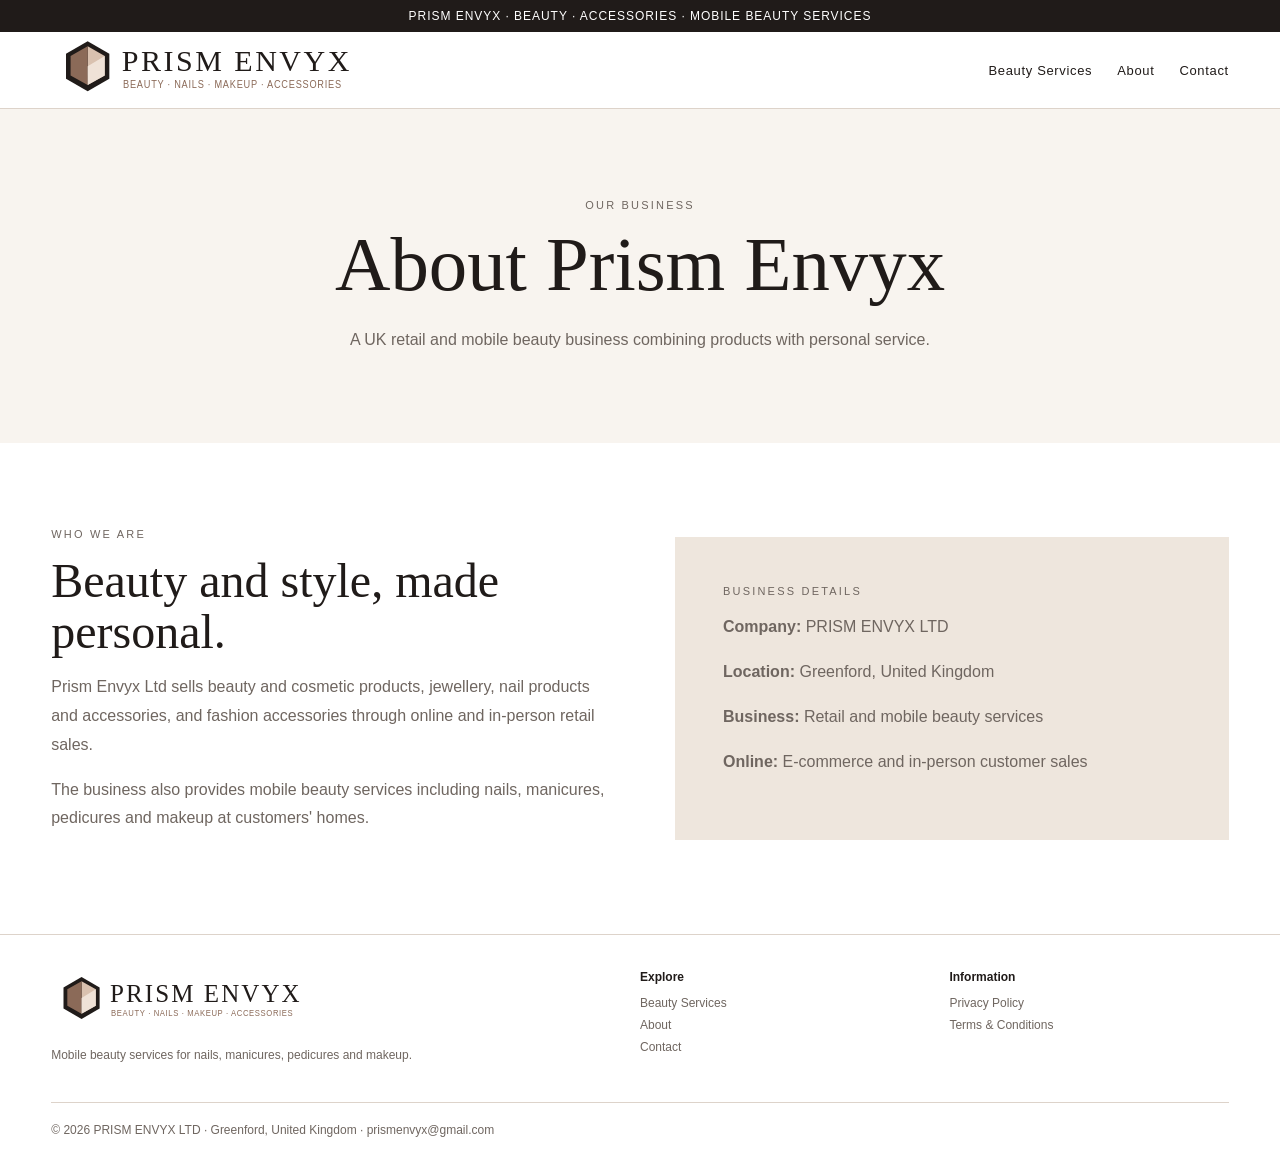
<file: about.html>
<!doctype html><html lang="en"><head><meta charset="utf-8"><meta name="viewport" content="width=device-width,initial-scale=1">
<title>About | Prism Envyx</title><meta name="description" content="Discover Prism Envyx mobile beauty services, including nails, makeup, brows, lashes, facials and body waxing in Greenford and surrounding areas."><link rel="stylesheet" href="assets/style.css?v=20261013-brandfix"><link rel="icon" href="assets/favicon.svg" type="image/svg+xml"></head><body><div class="announcement">PRISM ENVYX · BEAUTY · ACCESSORIES · MOBILE BEAUTY SERVICES</div>
<header><div class="container nav"><a class="brand" href="index.html"><img src="assets/logo-v4.svg" alt="Prism Envyx"></a>
<button class="menu" data-menu aria-label="Open menu">☰</button>
<nav class="navlinks"><a href="services.html">Beauty Services</a><a href="about.html">About</a><a href="contact.html">Contact</a></nav></div></header>
<main><section class="page-hero"><div class="container"><div class="eyebrow">Our business</div><h1 class="serif">About Prism Envyx</h1><p>A UK retail and mobile beauty business combining products with personal service.</p></div></section>
<section><div class="container split"><div><div class="eyebrow">Who we are</div><h2 class="serif">Beauty and style, made personal.</h2><p>Prism Envyx Ltd sells beauty and cosmetic products, jewellery, nail products and accessories, and fashion accessories through online and in-person retail sales.</p><p>The business also provides mobile beauty services including nails, manicures, pedicures and makeup at customers' homes.</p></div><div class="panel"><div class="eyebrow">Business details</div><p><strong>Company:</strong> PRISM ENVYX LTD</p><p><strong>Location:</strong> Greenford, United Kingdom</p><p><strong>Business:</strong> Retail and mobile beauty services</p><p><strong>Online:</strong> E-commerce and in-person customer sales</p></div></div></section></main><footer><div class="container footer-grid">
<div><a class="brand footer-brand" href="index.html"><img src="assets/logo-v4.svg" alt="Prism Envyx"></a><p>Mobile beauty services for nails, manicures, pedicures and makeup.</p></div>
<div><div class="footer-title">Explore</div><div class="footer-links"><a href="services.html">Beauty Services</a><a href="about.html">About</a><a href="contact.html">Contact</a></div></div>
<div><div class="footer-title">Information</div><div class="footer-links"><a href="privacy.html">Privacy Policy</a><a href="terms.html">Terms &amp; Conditions</a></div></div>
</div><div class="container" style="margin-top:28px;padding-top:20px;border-top:1px solid #ddd3ca">© 2026 PRISM ENVYX LTD · Greenford, United Kingdom · <a href="mailto:prismenvyx@gmail.com">prismenvyx@gmail.com</a></div></footer><script src="assets/site.js"></script></body></html>
</file>
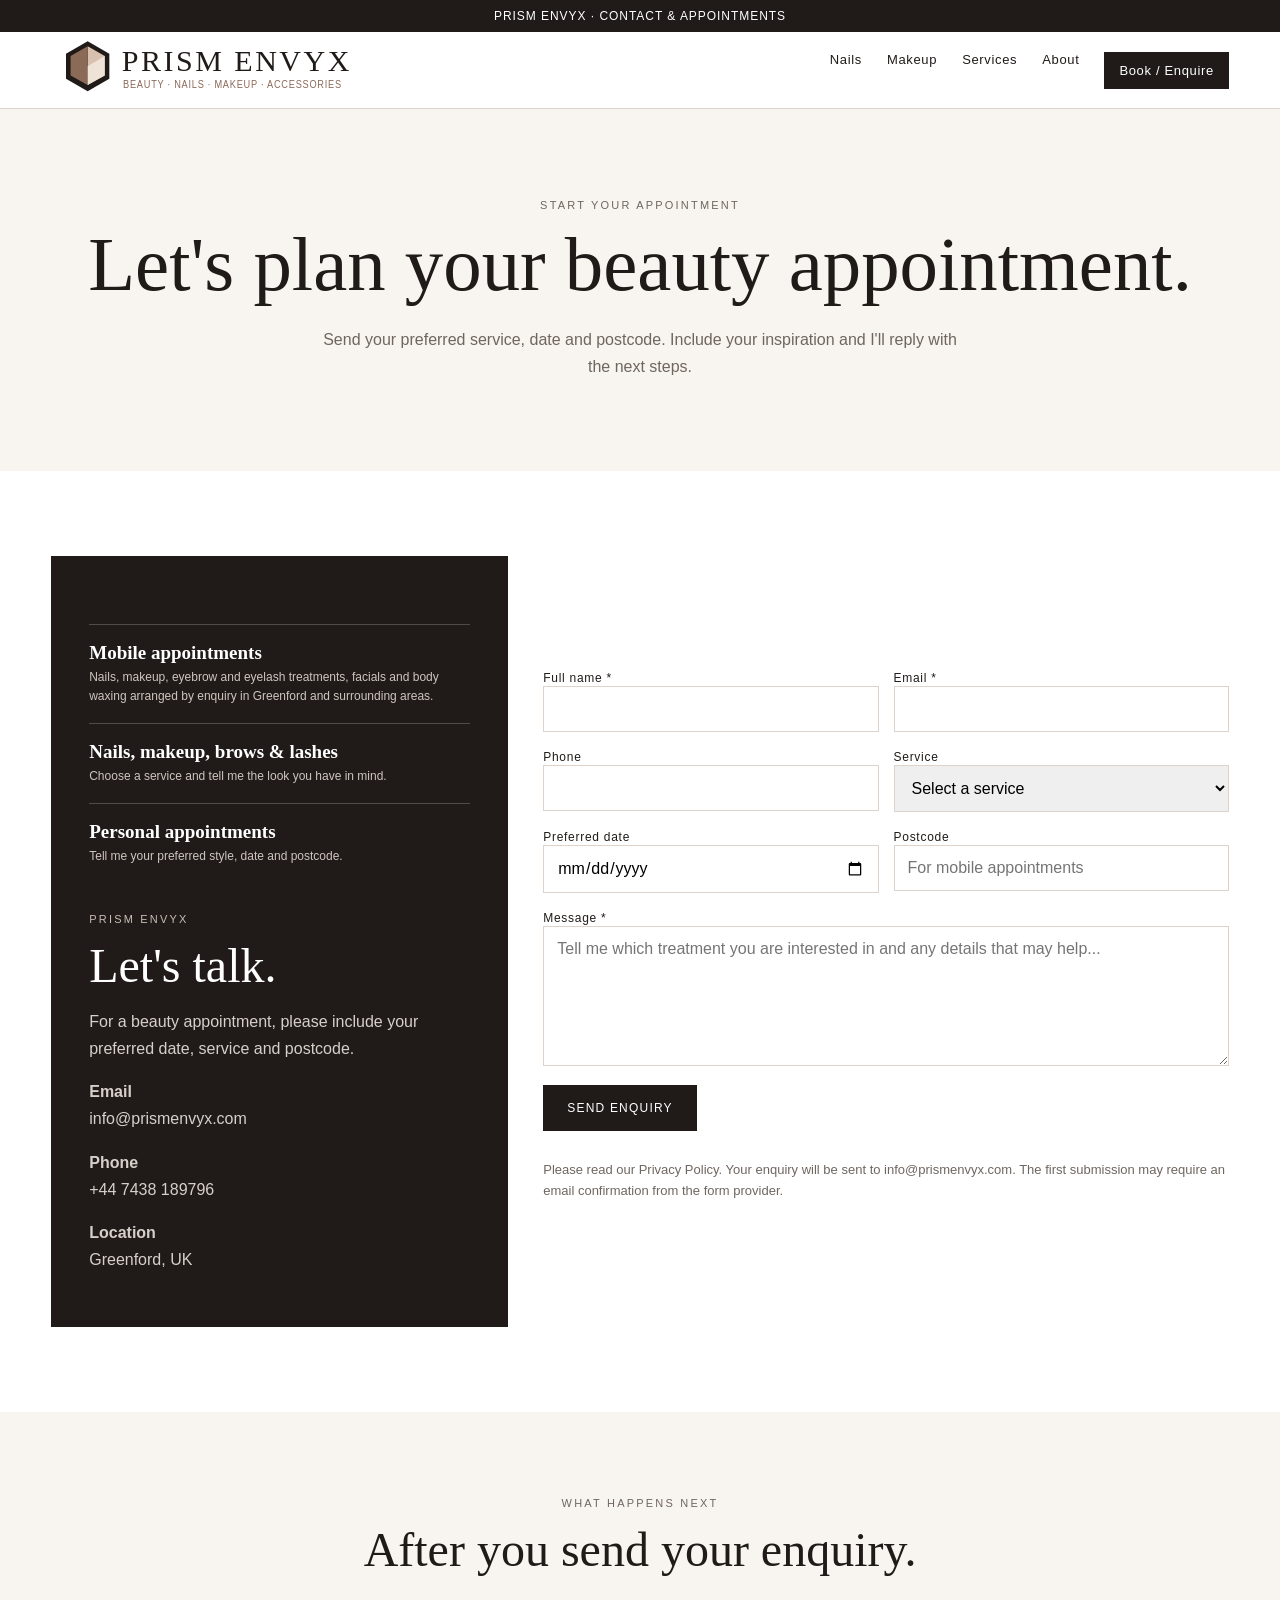
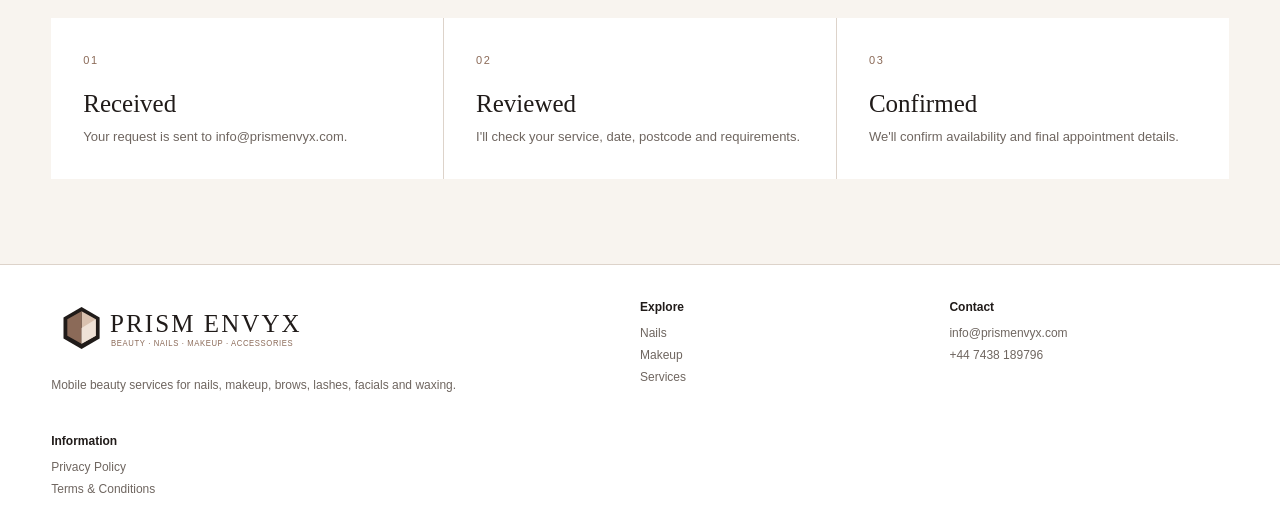
<file: contact.html>
<!doctype html><html lang="en"><head><meta charset="utf-8"><meta name="viewport" content="width=device-width,initial-scale=1"><title>Contact Us | Prism Envyx</title><meta name="description" content="Contact Prism Envyx for mobile nails, makeup, brows, lashes, facials and body waxing in Greenford and surrounding areas."><link rel="stylesheet" href="assets/style.css?v=20261013-brandfix"><link rel="icon" href="assets/favicon.svg" type="image/svg+xml"></head><body><div class="announcement">PRISM ENVYX · CONTACT & APPOINTMENTS</div><header><div class="container nav"><a class="brand" href="index.html"><img src="assets/logo-v4.svg" alt="Prism Envyx"></a><button class="menu" data-menu>☰</button><nav class="navlinks"><a href="nails.html">Nails</a><a href="makeup.html">Makeup</a><a href="services.html">Services</a><a href="about.html">About</a><a class="nav-cta" href="contact.html">Book / Enquire</a></nav></div></header><main><section class="page-hero"><div class="container"><div class="eyebrow">Start your appointment</div><h1 class="serif">Let's plan your beauty appointment.</h1><p>Send your preferred service, date and postcode. Include your inspiration and I'll reply with the next steps.</p></div></section><section><div class="container contact-grid"><div class="contact-box"><div class="contact-highlights"><div><strong>Mobile appointments</strong><span>Nails, makeup, eyebrow and eyelash treatments, facials and body waxing arranged by enquiry in Greenford and surrounding areas.</span></div><div><strong>Nails, makeup, brows &amp; lashes</strong><span>Choose a service and tell me the look you have in mind.</span></div><div><strong>Personal appointments</strong><span>Tell me your preferred style, date and postcode.</span></div></div><div class="eyebrow" style="color:#c9bdb5">Prism Envyx</div><h2 class="serif">Let's talk.</h2><p>For a beauty appointment, please include your preferred date, service and postcode.</p><p><strong>Email</strong><br><a href="mailto:info@prismenvyx.com">info@prismenvyx.com</a></p><p><strong>Phone</strong><br><a href="tel:+447438189796">+44 7438 189796</a></p><p><strong>Location</strong><br>Greenford, UK</p></div><form class="form" action="https://formsubmit.co/info@prismenvyx.com" method="POST"><input type="hidden" name="_subject" value="New Prism Envyx Website Enquiry"><input type="hidden" name="_template" value="table"><input type="hidden" name="_captcha" value="false"><input type="hidden" name="_next" value="https://prismenvyx.com/contact.html?sent=1"><div class="form-grid"><div><label>Full name *</label><input name="name" required></div><div><label>Email *</label><input type="email" name="email" required></div><div><label>Phone</label><input name="phone" type="tel"></div><div><label>Service</label><select name="service"><option value="">Select a service</option><option>Nails</option><option>Manicure & Pedicure</option><option>Makeup</option><option>Eyebrows and Eyelashes</option><option>Facial</option><option>Body Wax</option><option>Other</option></select></div><div><label>Preferred date</label><input type="date" name="preferred_date"></div><div><label>Postcode</label><input name="postcode" placeholder="For mobile appointments"></div><div class="full"><label>Message *</label><textarea name="message" required placeholder="Tell me which treatment you are interested in and any details that may help..."></textarea></div><div class="full"><button class="btn dark" type="submit">Send Enquiry</button></div></div><p class="small">Please read our <a href='privacy.html'>Privacy Policy</a>. Your enquiry will be sent to info@prismenvyx.com. The first submission may require an email confirmation from the form provider.</p></form></div></section><section class="cream-section"><div class="container"><div class="section-head center"><div class="eyebrow">What happens next</div><h2 class="serif">After you send your enquiry.</h2></div><div class="steps"><div><span>01</span><h3>Received</h3><p>Your request is sent to info@prismenvyx.com.</p></div><div><span>02</span><h3>Reviewed</h3><p>I'll check your service, date, postcode and requirements.</p></div><div><span>03</span><h3>Confirmed</h3><p>We'll confirm availability and final appointment details.</p></div></div></div></section></main><footer><div class="container footer-grid"><div><a class="brand footer-brand" href="index.html"><img src="assets/logo-v4.svg" alt="Prism Envyx"></a><p>Mobile beauty services for nails, makeup, brows, lashes, facials and waxing.</p></div><div><div class="footer-title">Explore</div><div class="footer-links"><a href="nails.html">Nails</a><a href="makeup.html">Makeup</a><a href="services.html">Services</a></div></div><div><div class="footer-title">Contact</div><div class="footer-links"><a href="mailto:info@prismenvyx.com">info@prismenvyx.com</a><a href="tel:+447438189796">+44 7438 189796</a></div></div><div><div class="footer-title">Information</div><div class="footer-links"><a href="privacy.html">Privacy Policy</a><a href="terms.html">Terms &amp; Conditions</a></div></div></div></footer><script src="assets/site.js"></script></body></html>
</file>
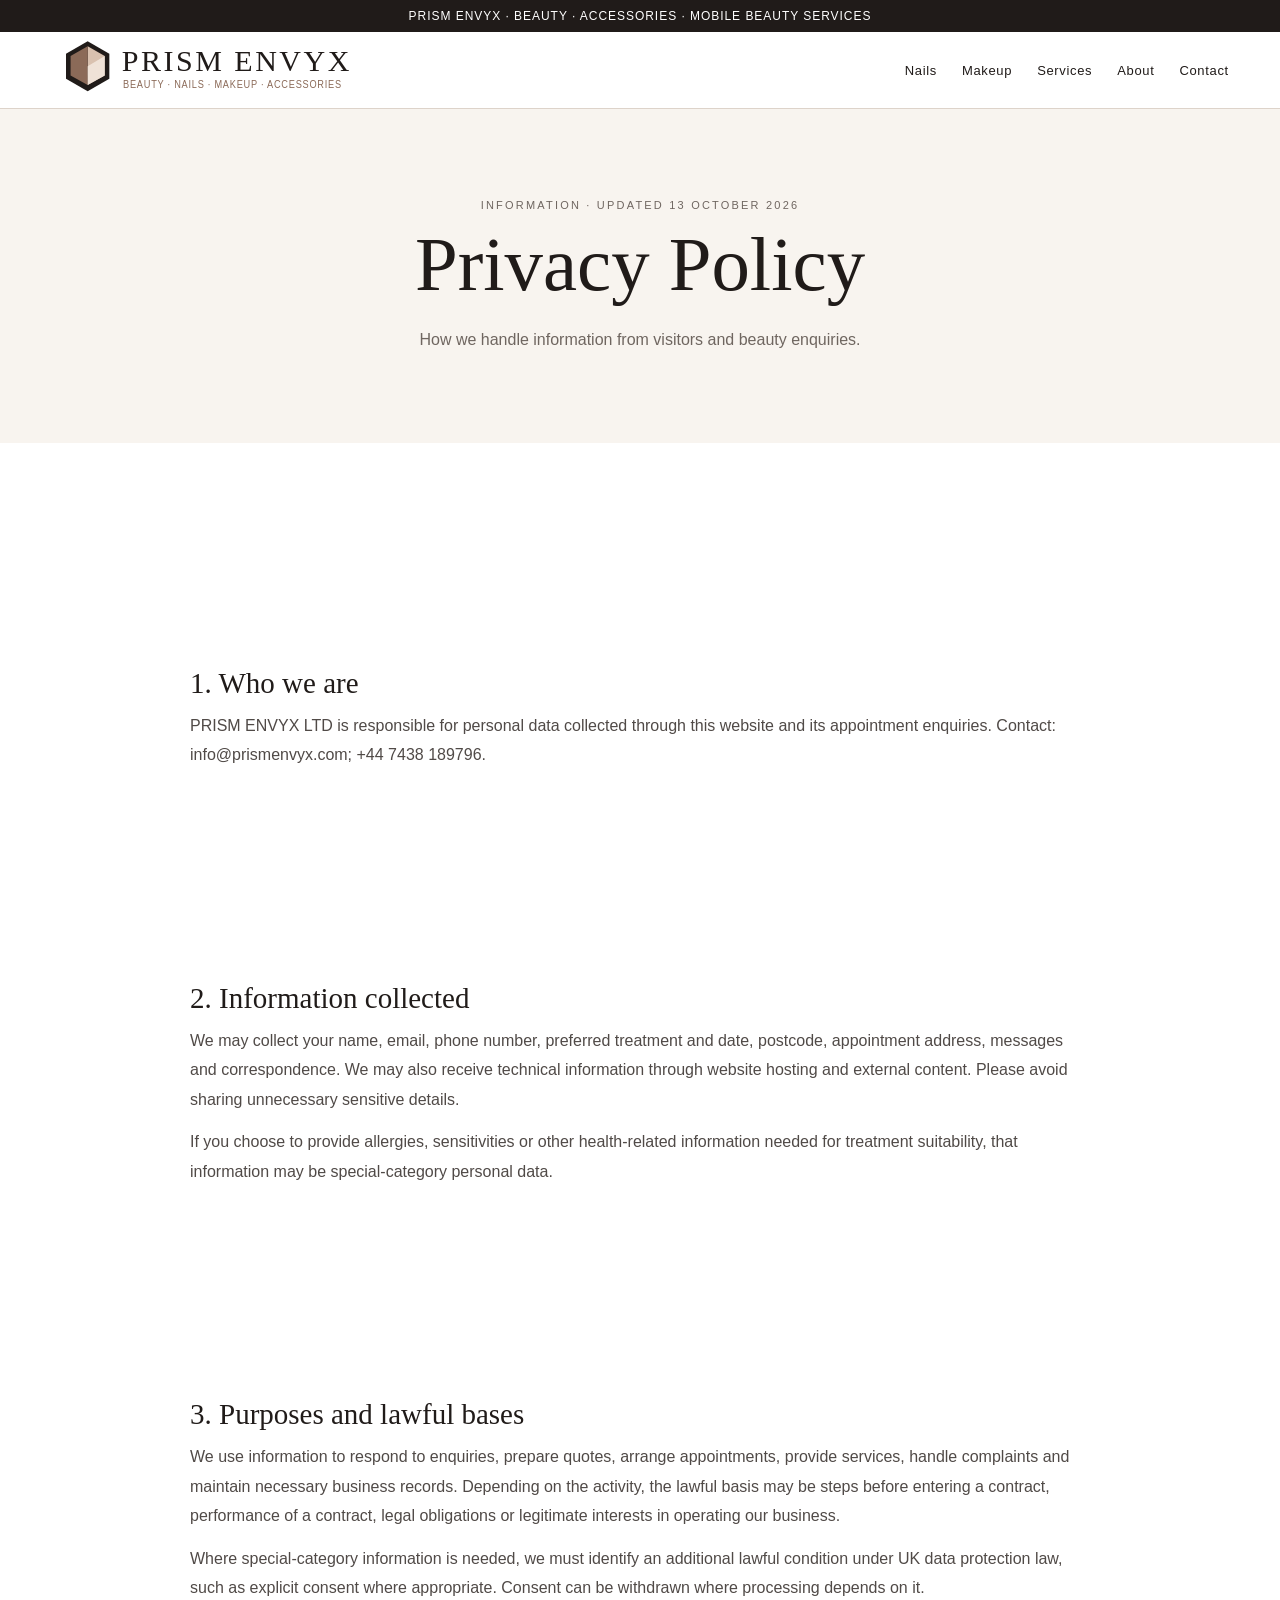
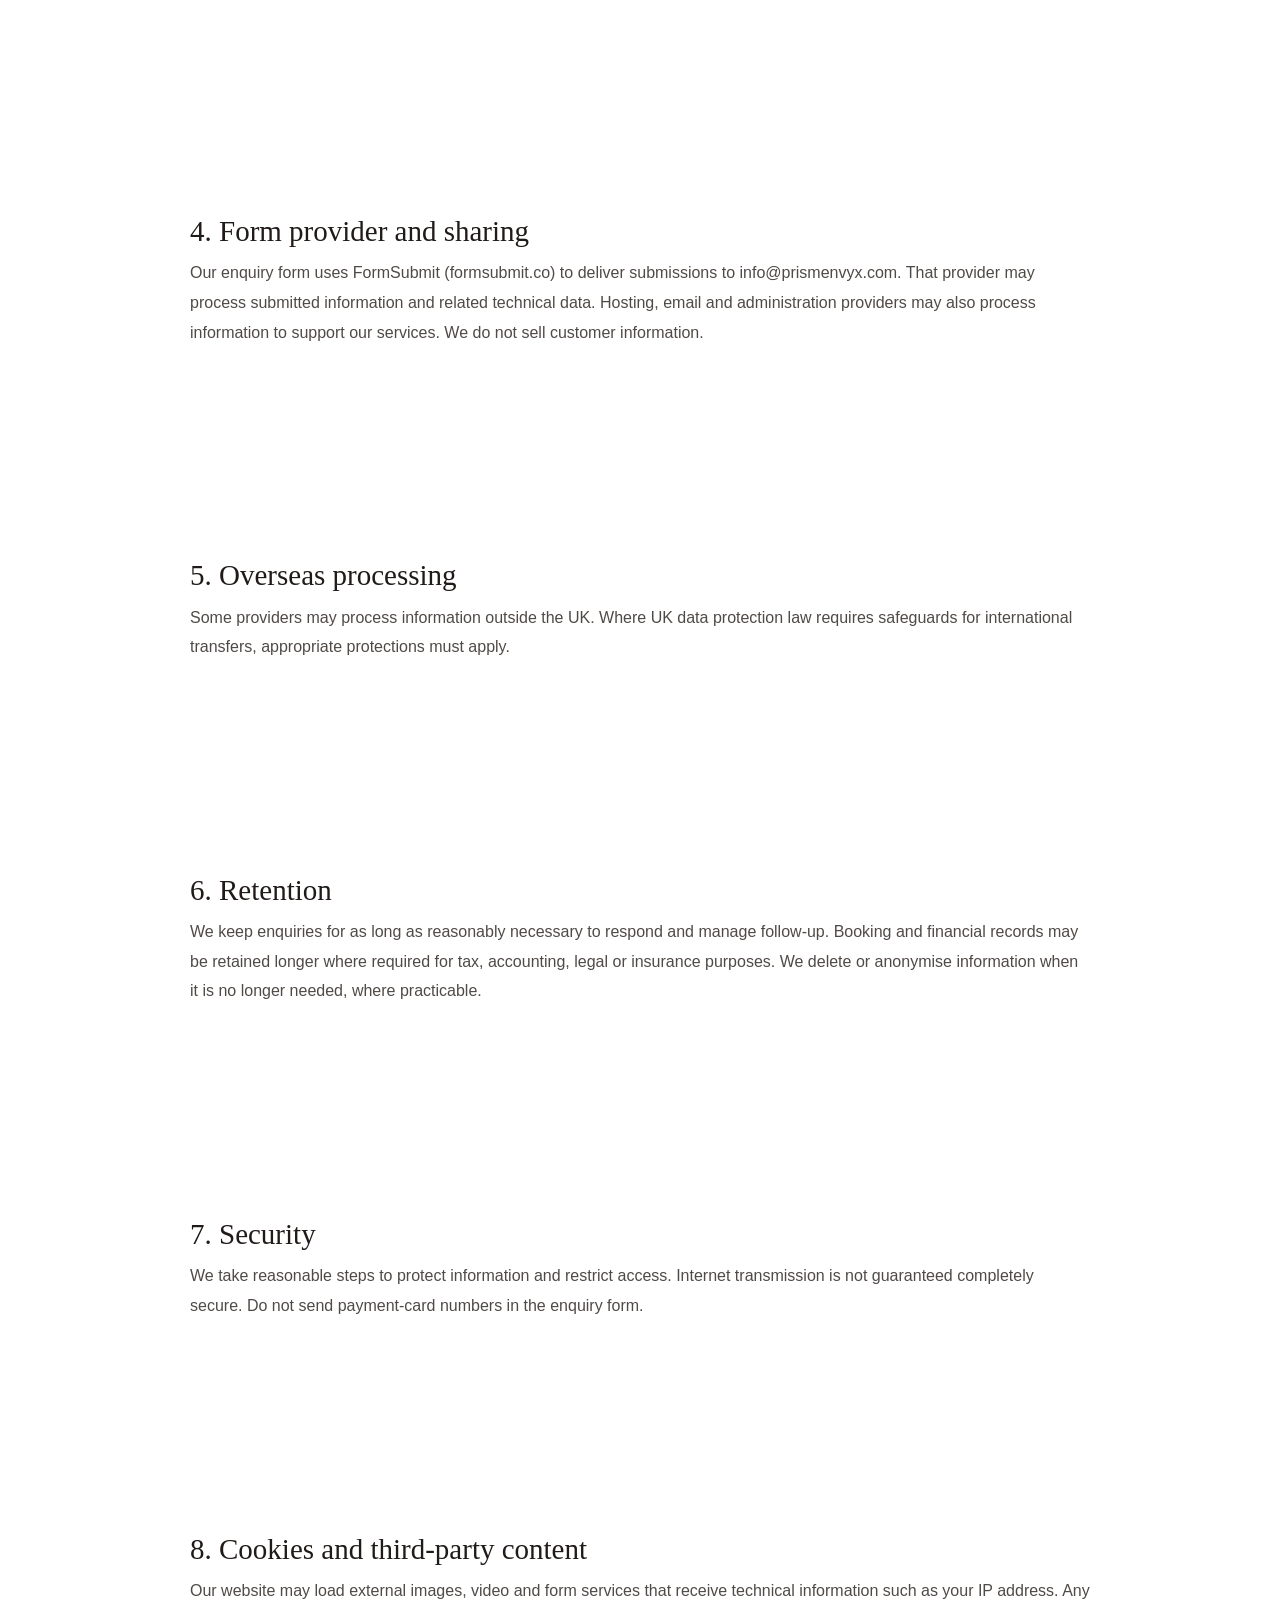
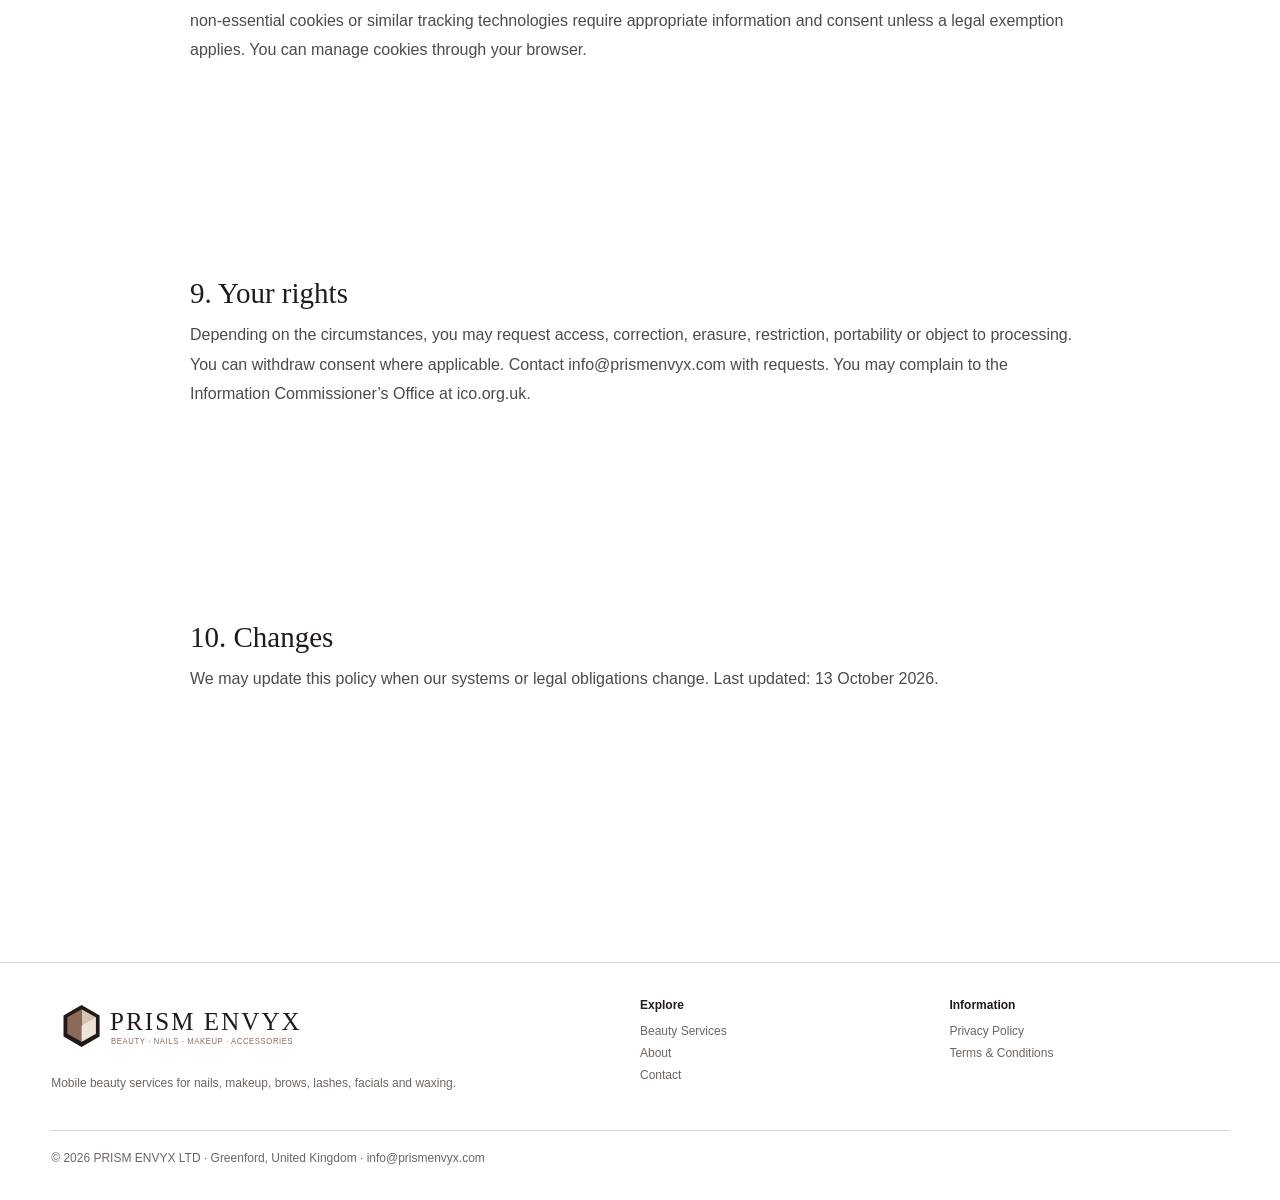
<file: privacy.html>
<!doctype html><html lang="en"><head><meta charset="utf-8"><meta name="viewport" content="width=device-width,initial-scale=1">
<title>Privacy | Prism Envyx</title><meta name="description" content="Prism Envyx privacy policy for website visitors and beauty enquiries."><link rel="stylesheet" href="assets/style.css?v=20261013-brandfix"><link rel="icon" href="assets/favicon.svg" type="image/svg+xml"></head><body><div class="announcement">PRISM ENVYX · BEAUTY · ACCESSORIES · MOBILE BEAUTY SERVICES</div>
<header><div class="container nav"><a class="brand" href="index.html"><img src="assets/logo-v4.svg" alt="Prism Envyx"></a>
<button class="menu" data-menu aria-label="Open menu">☰</button>
<nav class="navlinks"><a href="nails.html">Nails</a><a href="makeup.html">Makeup</a><a href="services.html">Services</a><a href="about.html">About</a><a href="contact.html">Contact</a></nav></div></header>
<main><section class="page-hero"><div class="container"><div class="eyebrow">Information · Updated 13 October 2026</div><h1 class="serif">Privacy Policy</h1><p>How we handle information from visitors and beauty enquiries.</p></div></section><section><div class="container" style="max-width:900px;padding-top:55px;padding-bottom:55px"><section style="margin-bottom:30px"><h2 class="serif" style="font-size:29px;margin:0 0 12px">1. Who we are</h2><div style="line-height:1.85;color:#504a47"><p style="margin:0 0 13px">PRISM ENVYX LTD is responsible for personal data collected through this website and its appointment enquiries. Contact: info@prismenvyx.com; +44 7438 189796.</p></div></section><section style="margin-bottom:30px"><h2 class="serif" style="font-size:29px;margin:0 0 12px">2. Information collected</h2><div style="line-height:1.85;color:#504a47"><p style="margin:0 0 13px">We may collect your name, email, phone number, preferred treatment and date, postcode, appointment address, messages and correspondence. We may also receive technical information through website hosting and external content. Please avoid sharing unnecessary sensitive details.</p><p style="margin:0 0 13px">If you choose to provide allergies, sensitivities or other health-related information needed for treatment suitability, that information may be special-category personal data.</p></div></section><section style="margin-bottom:30px"><h2 class="serif" style="font-size:29px;margin:0 0 12px">3. Purposes and lawful bases</h2><div style="line-height:1.85;color:#504a47"><p style="margin:0 0 13px">We use information to respond to enquiries, prepare quotes, arrange appointments, provide services, handle complaints and maintain necessary business records. Depending on the activity, the lawful basis may be steps before entering a contract, performance of a contract, legal obligations or legitimate interests in operating our business.</p><p style="margin:0 0 13px">Where special-category information is needed, we must identify an additional lawful condition under UK data protection law, such as explicit consent where appropriate. Consent can be withdrawn where processing depends on it.</p></div></section><section style="margin-bottom:30px"><h2 class="serif" style="font-size:29px;margin:0 0 12px">4. Form provider and sharing</h2><div style="line-height:1.85;color:#504a47"><p style="margin:0 0 13px">Our enquiry form uses FormSubmit (formsubmit.co) to deliver submissions to info@prismenvyx.com. That provider may process submitted information and related technical data. Hosting, email and administration providers may also process information to support our services. We do not sell customer information.</p></div></section><section style="margin-bottom:30px"><h2 class="serif" style="font-size:29px;margin:0 0 12px">5. Overseas processing</h2><div style="line-height:1.85;color:#504a47"><p style="margin:0 0 13px">Some providers may process information outside the UK. Where UK data protection law requires safeguards for international transfers, appropriate protections must apply.</p></div></section><section style="margin-bottom:30px"><h2 class="serif" style="font-size:29px;margin:0 0 12px">6. Retention</h2><div style="line-height:1.85;color:#504a47"><p style="margin:0 0 13px">We keep enquiries for as long as reasonably necessary to respond and manage follow-up. Booking and financial records may be retained longer where required for tax, accounting, legal or insurance purposes. We delete or anonymise information when it is no longer needed, where practicable.</p></div></section><section style="margin-bottom:30px"><h2 class="serif" style="font-size:29px;margin:0 0 12px">7. Security</h2><div style="line-height:1.85;color:#504a47"><p style="margin:0 0 13px">We take reasonable steps to protect information and restrict access. Internet transmission is not guaranteed completely secure. Do not send payment-card numbers in the enquiry form.</p></div></section><section style="margin-bottom:30px"><h2 class="serif" style="font-size:29px;margin:0 0 12px">8. Cookies and third-party content</h2><div style="line-height:1.85;color:#504a47"><p style="margin:0 0 13px">Our website may load external images, video and form services that receive technical information such as your IP address. Any non-essential cookies or similar tracking technologies require appropriate information and consent unless a legal exemption applies. You can manage cookies through your browser.</p></div></section><section style="margin-bottom:30px"><h2 class="serif" style="font-size:29px;margin:0 0 12px">9. Your rights</h2><div style="line-height:1.85;color:#504a47"><p style="margin:0 0 13px">Depending on the circumstances, you may request access, correction, erasure, restriction, portability or object to processing. You can withdraw consent where applicable. Contact info@prismenvyx.com with requests. You may complain to the Information Commissioner’s Office at <a href='https://ico.org.uk/make-a-complaint/'>ico.org.uk</a>.</p></div></section><section style="margin-bottom:30px"><h2 class="serif" style="font-size:29px;margin:0 0 12px">10. Changes</h2><div style="line-height:1.85;color:#504a47"><p style="margin:0 0 13px">We may update this policy when our systems or legal obligations change. Last updated: 13 October 2026.</p></div></section></div></section></main><footer><div class="container footer-grid">
<div><a class="brand footer-brand" href="index.html"><img src="assets/logo-v4.svg" alt="Prism Envyx"></a><p>Mobile beauty services for nails, makeup, brows, lashes, facials and waxing.</p></div>
<div><div class="footer-title">Explore</div><div class="footer-links"><a href="services.html">Beauty Services</a><a href="about.html">About</a><a href="contact.html">Contact</a></div></div>
<div><div class="footer-title">Information</div><div class="footer-links"><a href="privacy.html">Privacy Policy</a><a href="terms.html">Terms &amp; Conditions</a></div></div>
</div><div class="container" style="margin-top:28px;padding-top:20px;border-top:1px solid #ddd3ca">© 2026 PRISM ENVYX LTD · Greenford, United Kingdom · <a href="mailto:info@prismenvyx.com">info@prismenvyx.com</a></div></footer><script src="assets/site.js"></script></body></html>
</file>
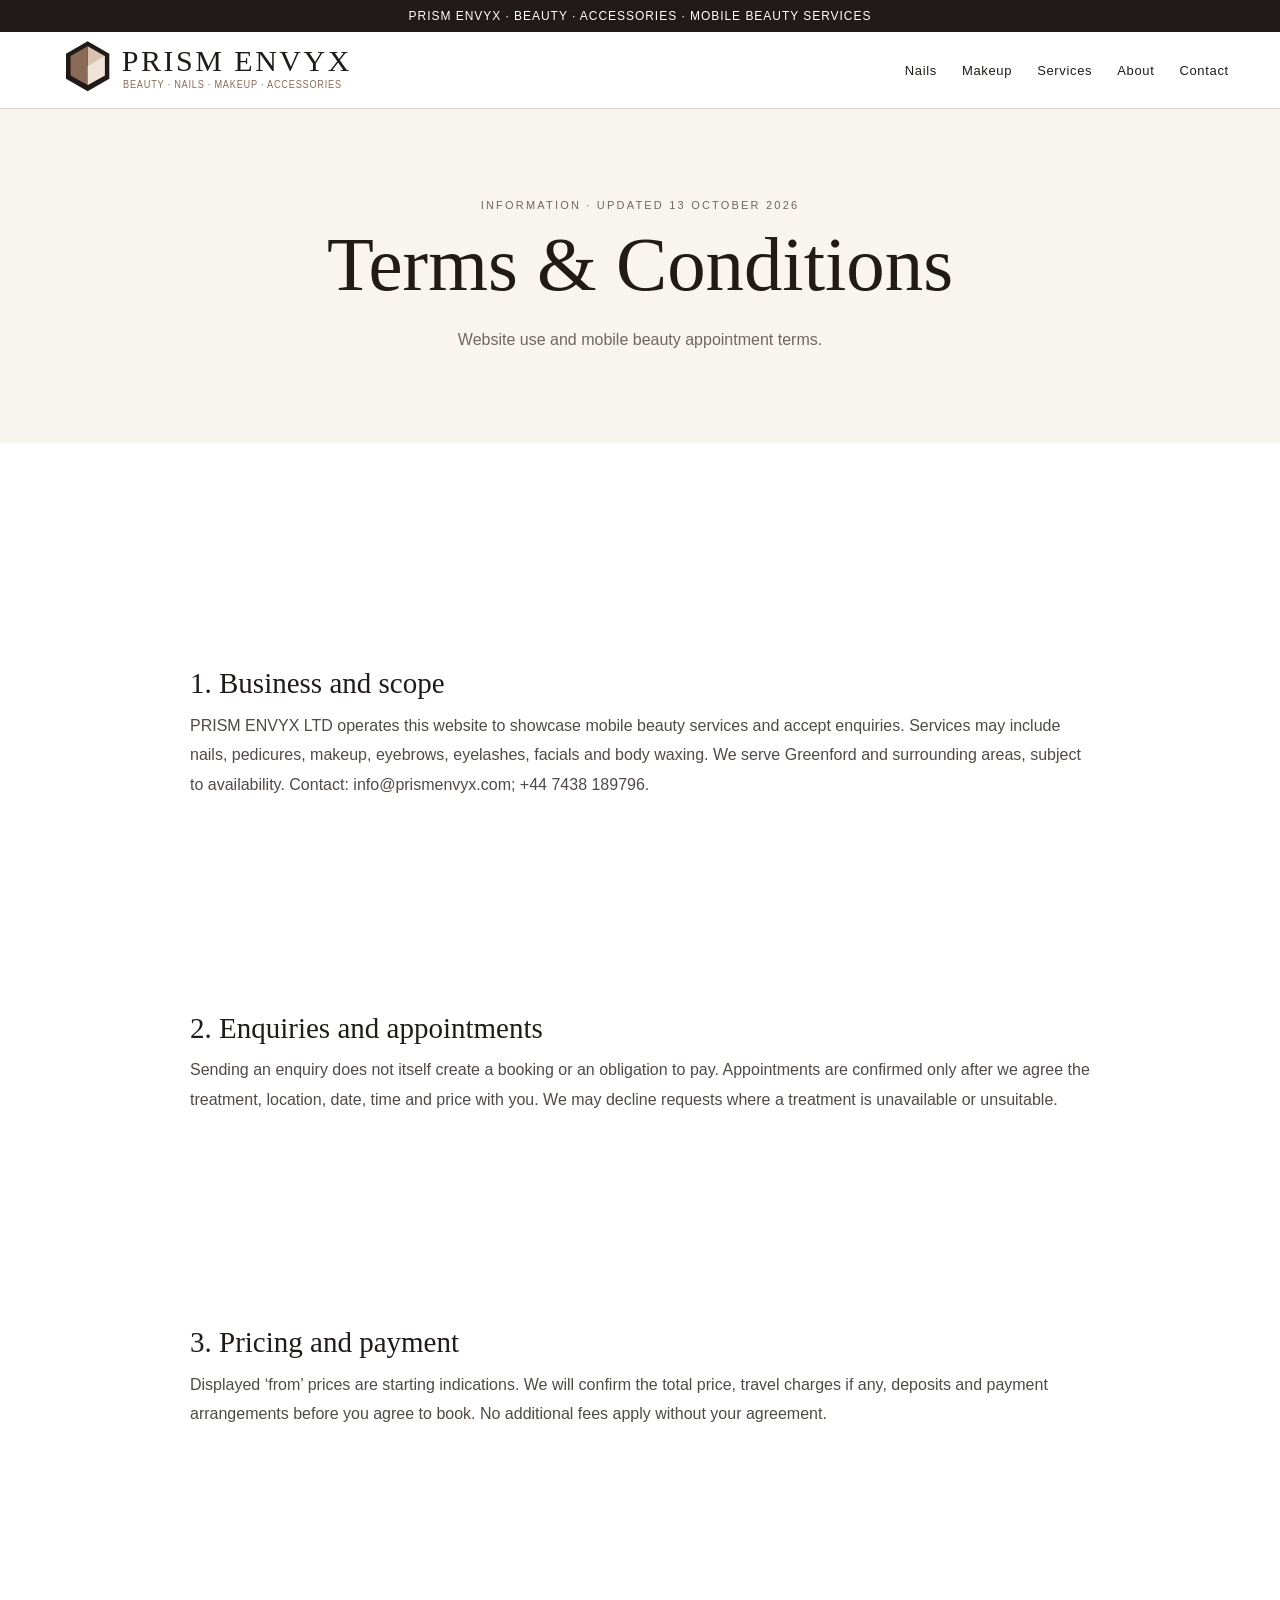
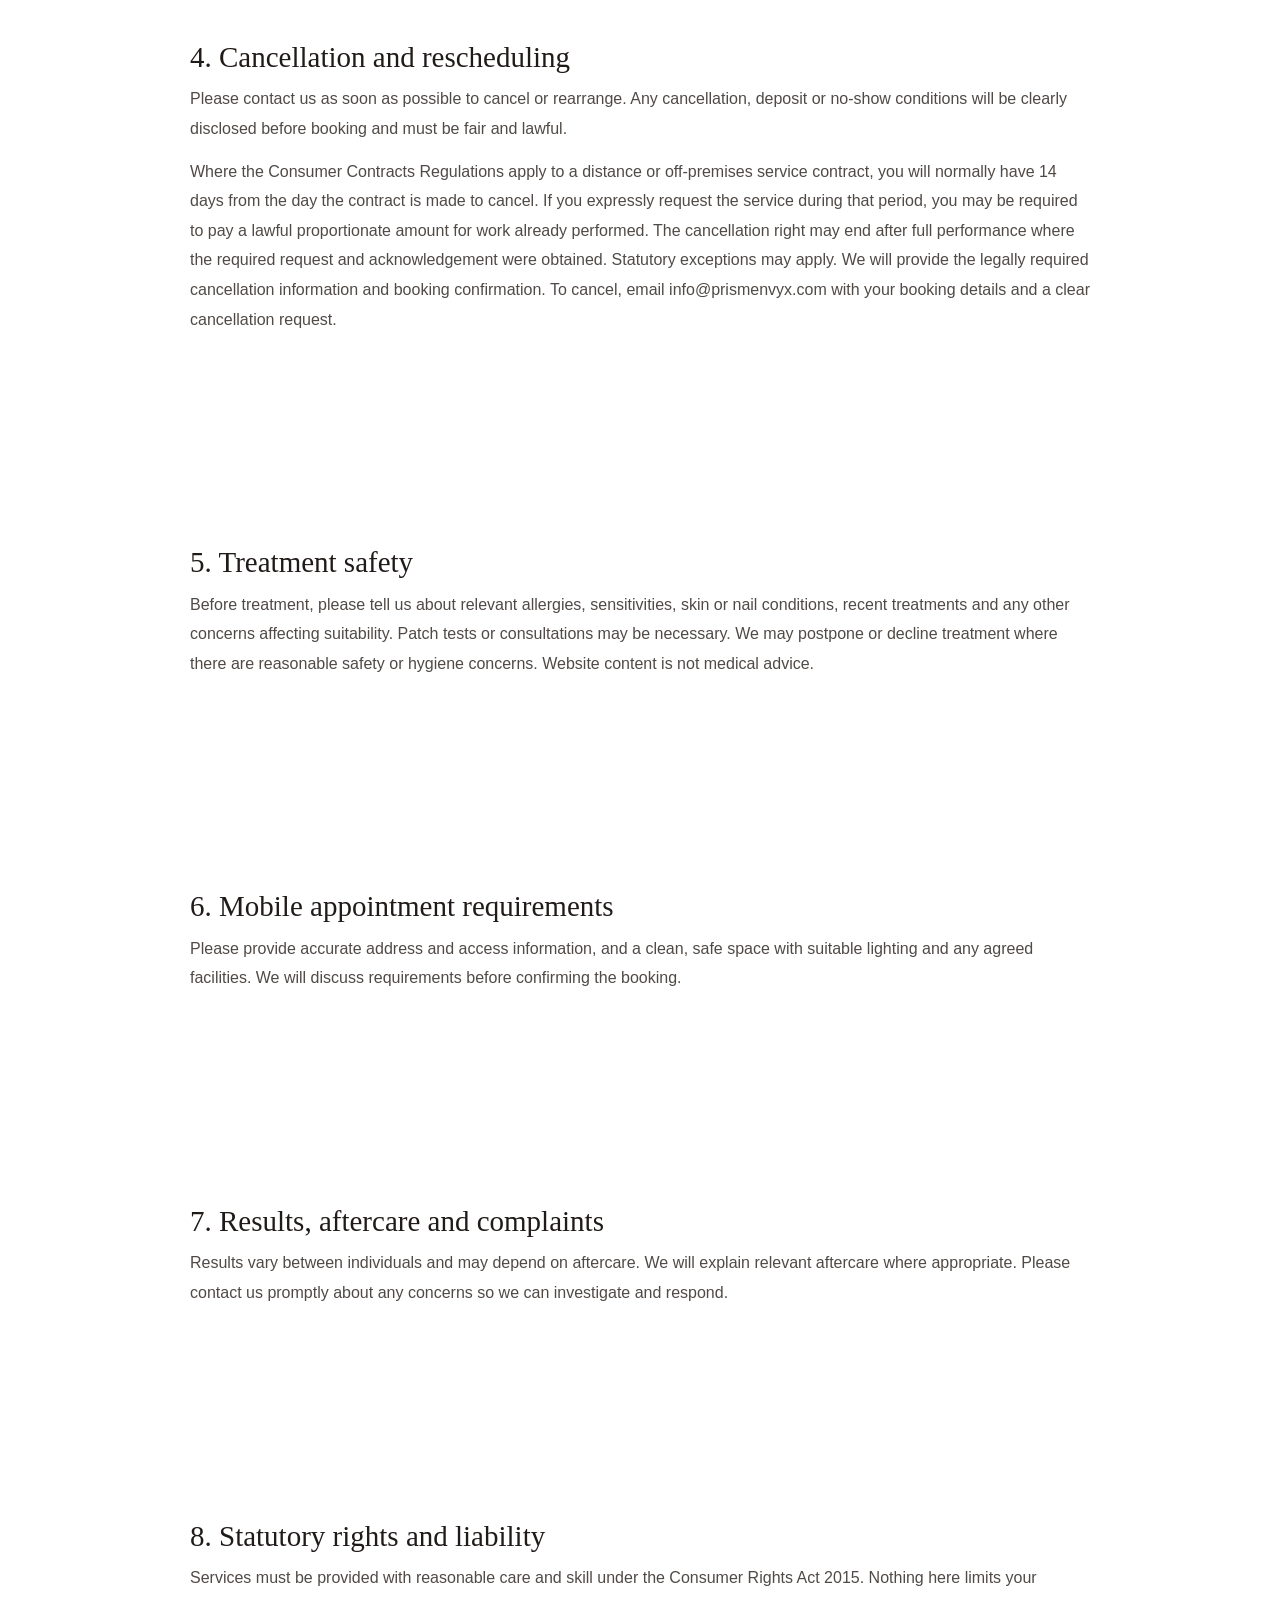
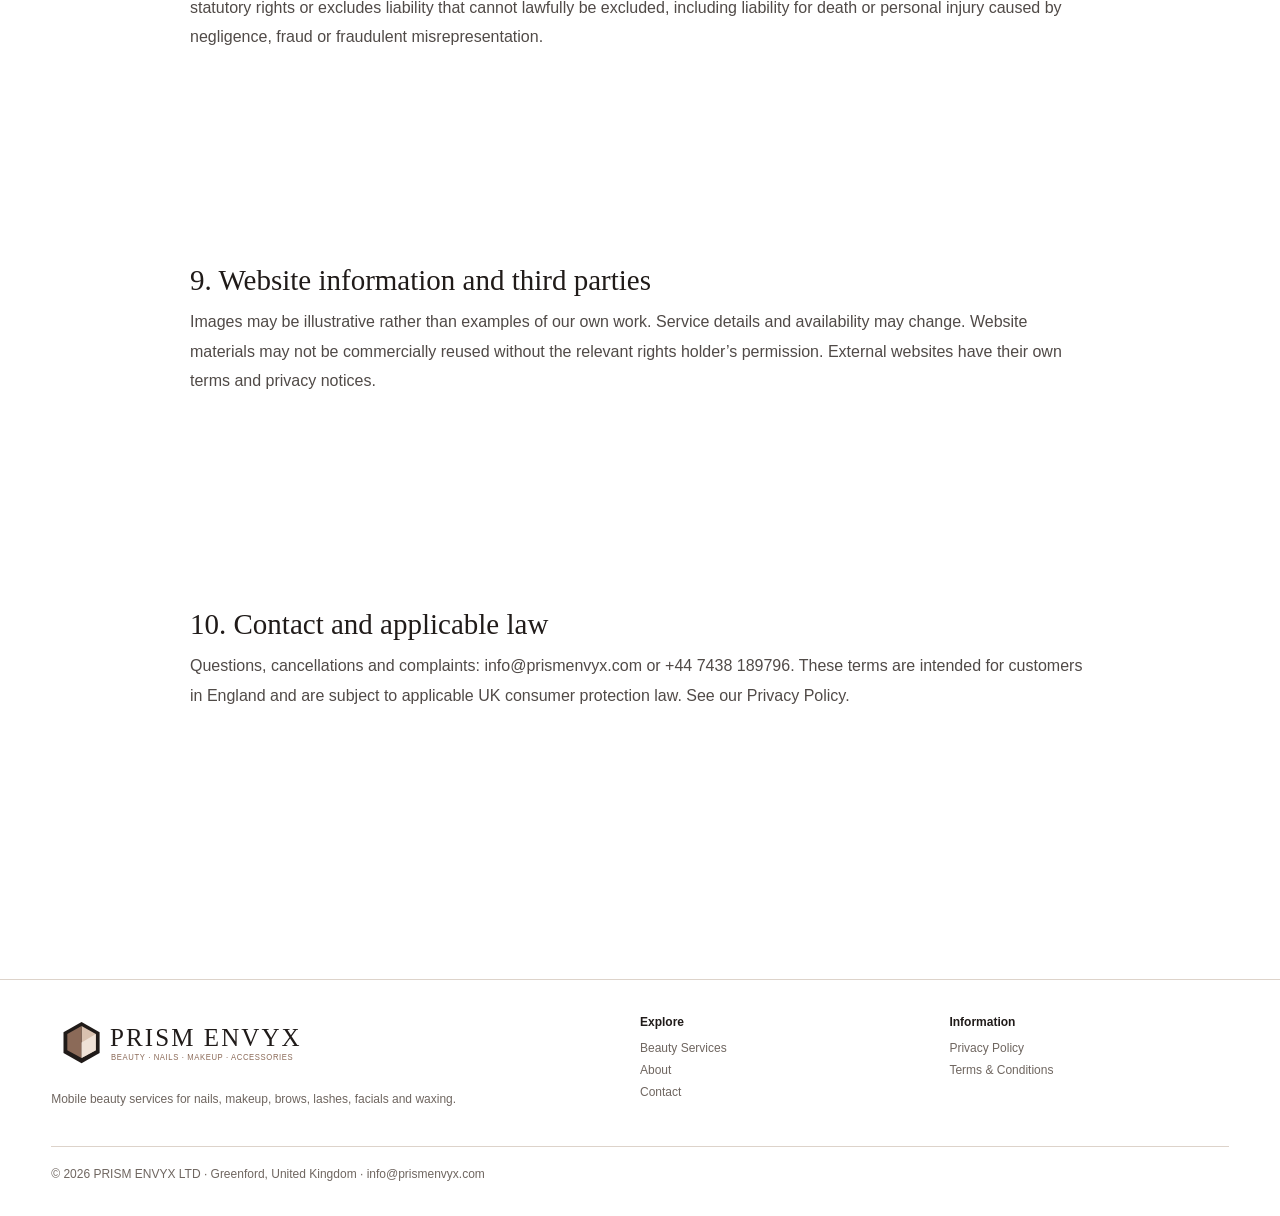
<file: terms.html>
<!doctype html><html lang="en"><head><meta charset="utf-8"><meta name="viewport" content="width=device-width,initial-scale=1">
<title>Terms | Prism Envyx</title><meta name="description" content="Terms for Prism Envyx mobile beauty appointments and website use."><link rel="stylesheet" href="assets/style.css?v=20261013-brandfix"><link rel="icon" href="assets/favicon.svg" type="image/svg+xml"></head><body><div class="announcement">PRISM ENVYX · BEAUTY · ACCESSORIES · MOBILE BEAUTY SERVICES</div>
<header><div class="container nav"><a class="brand" href="index.html"><img src="assets/logo-v4.svg" alt="Prism Envyx"></a>
<button class="menu" data-menu aria-label="Open menu">☰</button>
<nav class="navlinks"><a href="nails.html">Nails</a><a href="makeup.html">Makeup</a><a href="services.html">Services</a><a href="about.html">About</a><a href="contact.html">Contact</a></nav></div></header>
<main><section class="page-hero"><div class="container"><div class="eyebrow">Information · Updated 13 October 2026</div><h1 class="serif">Terms &amp; Conditions</h1><p>Website use and mobile beauty appointment terms.</p></div></section><section><div class="container" style="max-width:900px;padding-top:55px;padding-bottom:55px"><section style="margin-bottom:30px"><h2 class="serif" style="font-size:29px;margin:0 0 12px">1. Business and scope</h2><div style="line-height:1.85;color:#504a47"><p style="margin:0 0 13px">PRISM ENVYX LTD operates this website to showcase mobile beauty services and accept enquiries. Services may include nails, pedicures, makeup, eyebrows, eyelashes, facials and body waxing. We serve Greenford and surrounding areas, subject to availability. Contact: info@prismenvyx.com; +44 7438 189796.</p></div></section><section style="margin-bottom:30px"><h2 class="serif" style="font-size:29px;margin:0 0 12px">2. Enquiries and appointments</h2><div style="line-height:1.85;color:#504a47"><p style="margin:0 0 13px">Sending an enquiry does not itself create a booking or an obligation to pay. Appointments are confirmed only after we agree the treatment, location, date, time and price with you. We may decline requests where a treatment is unavailable or unsuitable.</p></div></section><section style="margin-bottom:30px"><h2 class="serif" style="font-size:29px;margin:0 0 12px">3. Pricing and payment</h2><div style="line-height:1.85;color:#504a47"><p style="margin:0 0 13px">Displayed ‘from’ prices are starting indications. We will confirm the total price, travel charges if any, deposits and payment arrangements before you agree to book. No additional fees apply without your agreement.</p></div></section><section style="margin-bottom:30px"><h2 class="serif" style="font-size:29px;margin:0 0 12px">4. Cancellation and rescheduling</h2><div style="line-height:1.85;color:#504a47"><p style="margin:0 0 13px">Please contact us as soon as possible to cancel or rearrange. Any cancellation, deposit or no-show conditions will be clearly disclosed before booking and must be fair and lawful.</p><p style="margin:0 0 13px">Where the Consumer Contracts Regulations apply to a distance or off-premises service contract, you will normally have 14 days from the day the contract is made to cancel. If you expressly request the service during that period, you may be required to pay a lawful proportionate amount for work already performed. The cancellation right may end after full performance where the required request and acknowledgement were obtained. Statutory exceptions may apply. We will provide the legally required cancellation information and booking confirmation. To cancel, email info@prismenvyx.com with your booking details and a clear cancellation request.</p></div></section><section style="margin-bottom:30px"><h2 class="serif" style="font-size:29px;margin:0 0 12px">5. Treatment safety</h2><div style="line-height:1.85;color:#504a47"><p style="margin:0 0 13px">Before treatment, please tell us about relevant allergies, sensitivities, skin or nail conditions, recent treatments and any other concerns affecting suitability. Patch tests or consultations may be necessary. We may postpone or decline treatment where there are reasonable safety or hygiene concerns. Website content is not medical advice.</p></div></section><section style="margin-bottom:30px"><h2 class="serif" style="font-size:29px;margin:0 0 12px">6. Mobile appointment requirements</h2><div style="line-height:1.85;color:#504a47"><p style="margin:0 0 13px">Please provide accurate address and access information, and a clean, safe space with suitable lighting and any agreed facilities. We will discuss requirements before confirming the booking.</p></div></section><section style="margin-bottom:30px"><h2 class="serif" style="font-size:29px;margin:0 0 12px">7. Results, aftercare and complaints</h2><div style="line-height:1.85;color:#504a47"><p style="margin:0 0 13px">Results vary between individuals and may depend on aftercare. We will explain relevant aftercare where appropriate. Please contact us promptly about any concerns so we can investigate and respond.</p></div></section><section style="margin-bottom:30px"><h2 class="serif" style="font-size:29px;margin:0 0 12px">8. Statutory rights and liability</h2><div style="line-height:1.85;color:#504a47"><p style="margin:0 0 13px">Services must be provided with reasonable care and skill under the Consumer Rights Act 2015. Nothing here limits your statutory rights or excludes liability that cannot lawfully be excluded, including liability for death or personal injury caused by negligence, fraud or fraudulent misrepresentation.</p></div></section><section style="margin-bottom:30px"><h2 class="serif" style="font-size:29px;margin:0 0 12px">9. Website information and third parties</h2><div style="line-height:1.85;color:#504a47"><p style="margin:0 0 13px">Images may be illustrative rather than examples of our own work. Service details and availability may change. Website materials may not be commercially reused without the relevant rights holder’s permission. External websites have their own terms and privacy notices.</p></div></section><section style="margin-bottom:30px"><h2 class="serif" style="font-size:29px;margin:0 0 12px">10. Contact and applicable law</h2><div style="line-height:1.85;color:#504a47"><p style="margin:0 0 13px">Questions, cancellations and complaints: info@prismenvyx.com or +44 7438 189796. These terms are intended for customers in England and are subject to applicable UK consumer protection law. See our <a href='privacy.html'>Privacy Policy</a>.</p></div></section></div></section></main><footer><div class="container footer-grid">
<div><a class="brand footer-brand" href="index.html"><img src="assets/logo-v4.svg" alt="Prism Envyx"></a><p>Mobile beauty services for nails, makeup, brows, lashes, facials and waxing.</p></div>
<div><div class="footer-title">Explore</div><div class="footer-links"><a href="services.html">Beauty Services</a><a href="about.html">About</a><a href="contact.html">Contact</a></div></div>
<div><div class="footer-title">Information</div><div class="footer-links"><a href="privacy.html">Privacy Policy</a><a href="terms.html">Terms &amp; Conditions</a></div></div>
</div><div class="container" style="margin-top:28px;padding-top:20px;border-top:1px solid #ddd3ca">© 2026 PRISM ENVYX LTD · Greenford, United Kingdom · <a href="mailto:info@prismenvyx.com">info@prismenvyx.com</a></div></footer><script src="assets/site.js"></script></body></html>
</file>
<file: assets/style.css>
:root{
  --ink:#201b19;--muted:#6f6660;--cream:#f8f4ef;--sand:#eee6dd;
  --line:#ddd3ca;--accent:#8b6a58;--white:#fff;--max:1180px;
}
*{box-sizing:border-box}
html{scroll-behavior:smooth}
body{margin:0;color:var(--ink);font-family:Inter,Arial,sans-serif;background:#fff}
a{color:inherit;text-decoration:none}
img{max-width:100%;display:block}
.container{width:min(var(--max),92%);margin:auto}
.serif{font-family:Georgia,"Times New Roman",serif}
.announcement{background:var(--ink);color:#fff;text-align:center;padding:9px 15px;font-size:12px;letter-spacing:.08em}
header{background:#fff;border-bottom:1px solid var(--line);position:sticky;top:0;z-index:20}
.nav{min-height:76px;display:flex;align-items:center;justify-content:space-between;gap:24px}
.logo{font-weight:700;letter-spacing:.2em;font-size:18px}
.navlinks{display:flex;gap:25px;font-size:13px;letter-spacing:.05em}
.navlinks a:hover{text-decoration:underline}
.menu{display:none;border:0;background:none;font-size:25px}
.hero{background:var(--cream);display:grid;grid-template-columns:1fr 1fr;min-height:620px}
.hero-copy{padding:90px 8%;display:flex;justify-content:center;flex-direction:column}
.eyebrow{text-transform:uppercase;letter-spacing:.2em;font-size:11px;color:var(--muted);margin-bottom:16px}
h1{font-size:clamp(46px,6vw,78px);line-height:.98;font-weight:400;margin:0 0 24px}
h2{font-size:clamp(32px,4vw,48px);line-height:1.05;font-weight:400;margin:0 0 16px}
.lead{font-size:17px;line-height:1.75;color:var(--muted);max-width:580px}
.hero-art{min-height:620px;background:
 radial-gradient(circle at 30% 35%,#fff 0 8%,transparent 8.5%),
 radial-gradient(circle at 68% 62%,#d8c7b9 0 13%,transparent 13.5%),
 linear-gradient(135deg,#d8c8bb,#f5eee8 55%,#c9b3a4)}
.hero-art:after{content:"PRISM ENVYX";display:grid;place-items:center;height:100%;font-family:Georgia,serif;font-size:clamp(32px,5vw,68px);letter-spacing:.08em;color:rgba(32,27,25,.2)}
.actions{display:flex;gap:12px;flex-wrap:wrap;margin-top:28px}
.btn{display:inline-flex;align-items:center;justify-content:center;min-height:46px;padding:13px 23px;border:1px solid var(--ink);font-size:12px;letter-spacing:.1em;text-transform:uppercase}
.btn.dark{background:var(--ink);color:#fff}
section{padding:85px 0}
.center{text-align:center}
.section-head{max-width:680px;margin:0 auto 42px}
.section-head p{color:var(--muted);line-height:1.7}
.categories{display:grid;grid-template-columns:repeat(4,1fr);gap:15px}
.category{background:var(--cream);min-height:235px;padding:25px;display:flex;flex-direction:column;justify-content:flex-end;border:1px solid transparent;transition:.2s}
.category:hover{border-color:var(--line);transform:translateY(-3px)}
.category .num{margin-bottom:auto;color:var(--muted);font-size:11px;letter-spacing:.15em}
.category h3{font-family:Georgia,serif;font-weight:400;font-size:25px;margin:0 0 7px}
.category p{margin:0;color:var(--muted);font-size:13px;line-height:1.55}
.dark-section{background:var(--ink);color:#fff}
.dark-section .eyebrow{color:#c9bdb5}
.dark-section .section-head p{color:#cfc5bf}
.services{display:grid;grid-template-columns:repeat(3,1fr);gap:1px;background:#4e4844}
.service{background:var(--ink);padding:34px;min-height:250px}
.service .num{color:#c9bdb5;font-size:11px;letter-spacing:.15em}
.service h3{font-family:Georgia,serif;font-size:28px;font-weight:400;margin:30px 0 12px}
.service p{color:#cfc5bf;line-height:1.65;font-size:14px}
.split{display:grid;grid-template-columns:1fr 1fr;gap:70px;align-items:center}
.panel{background:var(--sand);padding:48px}
.panel p,.split p{color:var(--muted);line-height:1.8}
.stats{display:grid;grid-template-columns:1fr 1fr;gap:20px;margin-top:30px}
.stat{border-top:1px solid var(--line);padding-top:14px}.stat strong{display:block;font-size:24px}.stat span{font-size:12px;color:var(--muted)}
.cta{background:var(--cream);text-align:center;padding:85px 20px}
footer{border-top:1px solid var(--line);padding:35px 0;color:var(--muted);font-size:12px}
.footer-grid{display:grid;grid-template-columns:2fr 1fr 1fr;gap:30px}
.footer-title{color:var(--ink);font-weight:600;margin-bottom:12px}
.footer-links{display:grid;gap:8px}
.page-hero{background:var(--cream);padding:90px 0;text-align:center}
.page-hero p{max-width:650px;margin:auto;color:var(--muted);line-height:1.7}
.product-grid{display:grid;grid-template-columns:repeat(4,1fr);gap:18px}
.product-card{border:1px solid var(--line);background:#fff}
.product-image{aspect-ratio:1/1;background:linear-gradient(135deg,#f0e8e0,#ddd0c5);display:grid;place-items:center;color:#8b7b70;font-family:Georgia,serif;font-size:20px}
.product-info{padding:16px}.product-info h3{margin:0 0 7px;font-family:Georgia,serif;font-weight:400;font-size:20px}.product-info p{margin:0;color:var(--muted);font-size:13px;line-height:1.5}
.notice{padding:15px;background:#f5f0eb;border-left:3px solid var(--accent);color:var(--muted);line-height:1.6}
.form{display:grid;gap:15px;max-width:700px;margin:auto}.form label{font-size:12px;letter-spacing:.06em}.form input,.form textarea{width:100%;padding:14px;border:1px solid var(--line);font:inherit}.form textarea{min-height:150px;resize:vertical}
@media(max-width:850px){
 .navlinks{display:none}.menu{display:block}.hero{grid-template-columns:1fr}.hero-art{min-height:350px;order:-1}.hero-copy{padding:65px 7%}
 .categories,.product-grid{grid-template-columns:1fr 1fr}.services{grid-template-columns:1fr}.split{grid-template-columns:1fr;gap:30px}.footer-grid{grid-template-columns:1fr 1fr}
}
@media(max-width:520px){.categories,.product-grid,.footer-grid{grid-template-columns:1fr}section{padding:65px 0}.panel{padding:30px}}

/* Prism Envyx 2026 service upgrade */
.service-menu{display:grid;grid-template-columns:repeat(3,1fr);gap:18px}.service-card{border:1px solid var(--line);background:#fff;overflow:hidden;transition:.2s}.service-card:hover{transform:translateY(-4px);box-shadow:0 15px 35px rgba(32,27,25,.10)}.service-card img{width:100%;aspect-ratio:4/3;object-fit:cover}.service-card .pad{padding:22px}.service-card h3{font-family:Georgia,serif;font-weight:400;font-size:26px;margin:8px 0}.price{font-weight:700;font-size:18px}.small{font-size:13px;color:var(--muted);line-height:1.65}.chips{display:flex;flex-wrap:wrap;gap:8px;margin:16px 0}.chip{border:1px solid var(--line);padding:7px 11px;font-size:11px;text-transform:uppercase;letter-spacing:.08em}.gallery-grid{display:grid;grid-template-columns:repeat(3,1fr);gap:16px}.gallery-grid img{width:100%;aspect-ratio:1/1;object-fit:cover}.contact-grid{display:grid;grid-template-columns:.8fr 1.2fr;gap:35px}.contact-box{background:var(--ink);color:#fff;padding:38px}.contact-box p{color:#d7cfca;line-height:1.7}.form-grid{display:grid;grid-template-columns:1fr 1fr;gap:15px}.form-grid .full{grid-column:1/-1}.form-grid input,.form-grid select,.form-grid textarea{width:100%;padding:13px;border:1px solid var(--line);font:inherit}.form-grid textarea{min-height:140px;resize:vertical}@media(max-width:850px){.service-menu,.gallery-grid,.contact-grid{grid-template-columns:1fr}.form-grid{grid-template-columns:1fr}.form-grid .full{grid-column:auto}}

.product-image{position:relative;overflow:hidden;aspect-ratio:1/1;background:linear-gradient(135deg,#f0e8e0,#ddd0c5);display:grid;place-items:center}.product-image img{width:100%;height:100%;object-fit:cover}.image-label{position:absolute;left:10px;bottom:10px;background:rgba(32,27,25,.82);color:#fff;padding:6px 9px;font-size:9px;letter-spacing:.12em}.product-badge{font-size:9px;letter-spacing:.12em;text-transform:uppercase;color:var(--accent);margin-bottom:7px}.product-bottom{display:flex;align-items:center;justify-content:space-between;gap:10px;margin-top:15px}.product-bottom strong{font-size:18px}.product-bottom .btn{min-height:36px;padding:8px 12px;font-size:10px}.chips .chip{color:var(--ink)}

/* Prism Envyx brand + shop catalogue upgrade */
.brand{display:inline-flex;align-items:center}.brand img{width:210px;height:auto;display:block}.footer-brand img{width:190px}.copyright{margin-top:28px;padding-top:20px;border-top:1px solid var(--line)}
.shop-hero{padding:82px 0 72px}.shop-controls{padding:28px 0 20px;background:#fff;border-bottom:1px solid var(--line);position:sticky;top:76px;z-index:10}
.shop-toolbar{display:flex;gap:20px;align-items:flex-start;justify-content:space-between}.category-tabs{display:flex;flex-wrap:wrap;gap:8px}
.category-tab{border:1px solid var(--line);background:#fff;padding:10px 14px;font:inherit;font-size:11px;letter-spacing:.08em;text-transform:uppercase;cursor:pointer;transition:.2s}
.category-tab:hover{border-color:var(--ink);transform:translateY(-1px)}.category-tab.active{background:var(--ink);color:#fff;border-color:var(--ink)}
.shop-search{display:flex;align-items:center;gap:10px;white-space:nowrap;font-size:10px;text-transform:uppercase;letter-spacing:.12em;color:var(--muted)}
.shop-search input{width:220px;padding:11px 13px;border:1px solid var(--line);font:inherit;text-transform:none;letter-spacing:0;background:#fff}
.shop-status{display:flex;justify-content:space-between;gap:20px;margin-top:14px;color:var(--muted);font-size:11px}
.shop-category{padding:70px 0}.shop-category:nth-of-type(even){background:#fbf9f7}
.product-card{overflow:hidden;transition:.2s}.product-card:hover{transform:translateY(-4px);box-shadow:0 14px 30px rgba(32,27,25,.09)}
.product-image{position:relative;aspect-ratio:1/1;background:linear-gradient(135deg,#f0e8e0,#ddd0c5);overflow:hidden}
.product-image img{width:100%;height:100%;object-fit:cover;transition:transform .35s}.product-card:hover .product-image img{transform:scale(1.035)}
.image-fallback:before{content:"PRISM ENVYX";display:grid;place-items:center;height:100%;font-family:Georgia,serif;font-size:20px;color:#8b6a58}
.empty-results{padding:90px 0}
@media(max-width:900px){.shop-toolbar{flex-direction:column}.shop-search{width:100%}.shop-search input{width:100%}.shop-controls{position:static}.brand img{width:180px}}
@media(max-width:520px){.brand img{width:155px}.category-tabs{gap:6px}.category-tab{padding:9px 10px}.shop-status{flex-direction:column;gap:5px}}
.nav-cta{background:var(--ink);color:#fff!important;padding:11px 15px}.hero-photo{position:relative;background-position:center}.hero-photo:after{display:none}.hero-photo-caption{position:absolute;right:24px;bottom:24px;background:rgba(32,27,25,.82);color:#fff;padding:10px 13px;font-size:10px;letter-spacing:.14em;text-transform:uppercase}.hero-note{display:flex;gap:18px;flex-wrap:wrap;margin-top:28px;color:var(--muted);font-size:11px}.trust-strip{padding:0;background:var(--ink);color:#fff}.trust-grid{display:grid;grid-template-columns:repeat(4,1fr)}.trust-grid div{padding:20px;border-right:1px solid #4b4541;display:flex;gap:12px;align-items:center}.trust-grid strong{font-family:Georgia,serif;color:#d9c1af}.trust-grid span{font-size:11px;color:#ddd4ce}.card-link{display:block;margin-top:15px;font-size:11px;text-transform:uppercase;letter-spacing:.12em;text-decoration:underline;text-underline-offset:4px}.split-light p{color:#cfc5bf}.feature-list{display:grid;gap:0}.feature-list>div{padding:22px 0;border-top:1px solid #514b47}.feature-list strong{display:block;font-family:Georgia,serif;font-size:24px;font-weight:400}.feature-list span{display:block;margin-top:6px;color:#cfc5bf;font-size:13px;line-height:1.6}.cream-section{background:var(--cream)}.steps{display:grid;grid-template-columns:repeat(3,1fr);gap:1px;background:var(--line)}.steps>div{background:#fff;padding:32px}.steps span{font-size:11px;letter-spacing:.15em;color:var(--accent)}.steps h3{font-family:Georgia,serif;font-size:25px;font-weight:400;margin:22px 0 8px}.steps p{color:var(--muted);font-size:13px;line-height:1.65;margin:0}.faq-section{background:#fff}.faq{border-top:1px solid var(--line)}details{border-bottom:1px solid var(--line);padding:20px 0}summary{cursor:pointer;font-family:Georgia,serif;font-size:19px}details p{color:var(--muted);line-height:1.7;font-size:13px}.center-actions{justify-content:center}.service-hero{background:var(--cream);padding:80px 0}.service-hero-grid{display:grid;grid-template-columns:1fr 1fr;gap:60px;align-items:center}.service-hero-grid>img{width:100%;height:560px;object-fit:cover}.contact-highlights{display:grid;gap:0;margin:30px 0}.contact-highlights div{padding:17px 0;border-top:1px solid #514b47}.contact-highlights strong{display:block;font-family:Georgia,serif;font-size:19px}.contact-highlights span{display:block;margin-top:4px;color:#cfc5bf;font-size:12px;line-height:1.6}@media(max-width:850px){.trust-grid{grid-template-columns:1fr 1fr}.trust-grid div{border-bottom:1px solid #4b4541}.service-hero-grid{grid-template-columns:1fr;gap:35px}.service-hero-grid>img{height:420px}.nav-cta{display:inline-flex}.hero-note{gap:10px}.steps{grid-template-columns:1fr}}@media(max-width:520px){.trust-grid{grid-template-columns:1fr}.service-hero{padding:55px 0}.service-hero-grid>img{height:330px}.feature-list strong{font-size:21px}}
/* Premium editorial shop */
.premium-shop-hero{padding:92px 0;background:var(--cream)}
.shop-hero-grid{display:grid;grid-template-columns:1fr .9fr;gap:70px;align-items:center}
.shop-hero-grid p{max-width:570px;color:var(--muted);font-size:17px;line-height:1.8}
.shop-hero-image{height:560px;overflow:hidden;background:var(--sand)}
.shop-hero-image img{width:100%;height:100%;object-fit:cover}
.shop-intro{padding:75px 0 30px}
.premium-toolbar{margin-top:35px;padding:18px 0;border-top:1px solid var(--line);border-bottom:1px solid var(--line)}
.premium-category{padding:72px 0}
.premium-category.soft-section{background:#fbf9f7}
.premium-product-grid{grid-template-columns:repeat(3,1fr);gap:24px}
.premium-product{border:0;background:#fff}
.premium-product:hover{box-shadow:0 18px 40px rgba(32,27,25,.10)}
.premium-product .product-image{aspect-ratio:4/4.5}
.premium-product .product-info{padding:22px 2px 4px}
.premium-product .product-info h3{font-size:25px;margin:7px 0 9px}
.premium-product .product-info p{max-width:390px;font-size:13px}
.enquire-label{font-size:10px;letter-spacing:.11em;text-transform:uppercase;color:var(--muted)}
.shop-final-cta{padding:100px 0}
.shop-final-cta p{max-width:580px;margin:0 auto;color:#cfc5bf;line-height:1.8}
@media(max-width:850px){
 .shop-hero-grid{grid-template-columns:1fr;gap:35px}.shop-hero-image{height:430px}
 .premium-product-grid{grid-template-columns:1fr 1fr}
}
@media(max-width:520px){
 .premium-shop-hero{padding:65px 0}.shop-hero-image{height:360px}.premium-product-grid{grid-template-columns:1fr}
 .premium-category{padding:58px 0}.premium-product .product-info{padding-top:18px}
}

/* Larger brand lockup for clear desktop and mobile readability */
.brand img{width:300px}.footer-brand img{width:250px}
@media(max-width:900px){.brand img{width:250px}}
@media(max-width:520px){.brand img{width:225px}.footer-brand img{width:210px}}

/* Cinematic video homepage hero */
.video-header{position:absolute;top:0;left:0;width:100%;z-index:30;background:transparent;border:0;color:#fff}
.video-header .nav{min-height:88px}
.video-header .navlinks{align-items:center;color:#fff}
.video-header .navlinks a:hover{text-decoration:none;opacity:.78}
.video-header .nav-cta{background:rgba(255,255,255,.10);border:1px solid rgba(255,255,255,.75);backdrop-filter:blur(8px);-webkit-backdrop-filter:blur(8px)}
.video-header .brand img{filter:brightness(0) invert(1);width:190px}
.video-header .menu{color:#fff}
.video-hero{position:relative;min-height:100svh;height:760px;overflow:hidden;background:#061b25;color:#fff;display:flex;align-items:center}
.video-hero-media{position:absolute;inset:0;width:100%;height:100%;object-fit:cover;object-position:center;z-index:0}
.video-hero-overlay{position:absolute;inset:0;z-index:1;background:linear-gradient(90deg,rgba(2,25,35,.96) 0%,rgba(2,25,35,.84) 31%,rgba(2,25,35,.40) 63%,rgba(2,25,35,.38) 100%),linear-gradient(0deg,rgba(2,25,35,.62) 0%,rgba(2,25,35,.05) 55%,rgba(2,25,35,.56) 100%)}
.video-hero-glow{position:absolute;z-index:2;inset:auto -10% 3% 28%;height:190px;background:radial-gradient(ellipse,rgba(226,73,132,.28),transparent 68%);filter:blur(18px);pointer-events:none}
.video-hero-content{position:relative;z-index:4;padding-top:115px}
.video-hero-content .eyebrow{color:rgba(255,255,255,.72);font-size:11px;margin-bottom:22px}
.video-hero h1{font-family:Inter,Arial,sans-serif;font-size:clamp(52px,6.7vw,92px);line-height:.98;font-weight:400;letter-spacing:-.045em;max-width:850px;margin:0 0 25px}
.video-hero h1 span{display:block;color:#fff}
.video-hero h1 em{font-style:normal;background:linear-gradient(90deg,#ff6a4a,#e84884);-webkit-background-clip:text;background-clip:text;color:transparent}
.video-hero-lead{max-width:590px;margin:0;color:rgba(255,255,255,.82);font-size:17px;line-height:1.75}
.video-hero .actions{align-items:center;margin-top:30px}
.video-btn-primary{background:linear-gradient(90deg,#df426f,#ef4f82);border:0;color:#fff;min-height:50px;padding:14px 22px;font-weight:600;letter-spacing:.02em;text-transform:none;border-radius:2px}
.video-btn-primary span{font-size:19px;margin-left:14px;line-height:1}
.video-text-link{color:#fff;font-size:12px;letter-spacing:.12em;text-transform:uppercase;border-bottom:1px solid rgba(255,255,255,.65);padding-bottom:6px;margin-left:12px}
.video-text-link span{margin-left:8px;font-size:16px}
.video-hero-meta{display:flex;flex-wrap:wrap;gap:25px;margin-top:44px;color:rgba(255,255,255,.66);font-size:10px;letter-spacing:.13em;text-transform:uppercase}
.video-hero-meta span{position:relative}
.video-hero-meta span:not(:last-child):after{content:"";position:absolute;right:-14px;top:50%;width:3px;height:3px;border-radius:50%;background:rgba(255,255,255,.55)}
.video-hero-scroll{position:absolute;z-index:5;right:4%;bottom:28px;color:rgba(255,255,255,.68);font-size:9px;letter-spacing:.18em}
.video-hero-scroll span{font-size:16px;margin-left:9px}
@media(max-width:900px){
 .video-header .nav{min-height:76px}.video-header .brand img{width:180px}
 .video-hero{height:760px;min-height:100svh;align-items:flex-end;padding-bottom:65px}
 .video-hero-content{padding-top:110px}
 .video-hero-overlay{background:linear-gradient(90deg,rgba(2,25,35,.94),rgba(2,25,35,.56)),linear-gradient(0deg,rgba(2,25,35,.78),rgba(2,25,35,.18))}
 .video-hero-media{object-position:center}
 .video-hero h1{font-size:clamp(48px,10vw,72px)}
 .video-hero-scroll{display:none}
}
@media(max-width:520px){
 .video-header .brand img{width:165px}
 .video-header .nav{padding:0 4%;min-height:72px}
 .video-hero{height:760px;padding-bottom:48px}
 .video-hero-content{padding-top:95px}
 .video-hero h1{font-size:50px;line-height:1}
 .video-hero-lead{font-size:15px;line-height:1.65}
 .video-hero .actions{align-items:flex-start;flex-direction:column;gap:18px}
 .video-text-link{margin-left:0}
 .video-hero-meta{gap:16px;margin-top:32px;line-height:1.5}
 .video-hero-meta span:not(:last-child):after{display:none}
}

/* Final homepage colour system + visual polish */
.home-page{--home-navy:#071d27;--home-navy-2:#0c2b37;--home-cream:#f7f1eb;--home-warm:#efe4da;--home-coral:#ff6b4a;--home-pink:#e84782}
.home-page section{position:relative}
.home-page .video-header .nav-cta{background:rgba(7,29,39,.28);border-color:rgba(255,255,255,.72);color:#fff!important}
.home-page .video-hero{background:var(--home-navy);height:800px}
.home-page .video-hero-media{filter:saturate(.9) contrast(1.03)}
.home-page .video-hero-overlay{background:linear-gradient(90deg,rgba(3,24,34,.93) 0%,rgba(3,24,34,.76) 34%,rgba(3,24,34,.30) 67%,rgba(3,24,34,.34) 100%),linear-gradient(0deg,rgba(3,24,34,.68) 0%,rgba(3,24,34,.06) 55%,rgba(3,24,34,.42) 100%)}
.home-page .video-hero-glow{background:radial-gradient(ellipse,rgba(232,71,130,.30) 0%,rgba(255,107,74,.13) 28%,transparent 70%);height:230px}
.home-page .video-hero h1 em{background:linear-gradient(90deg,var(--home-coral),var(--home-pink) 75%);-webkit-background-clip:text;background-clip:text}
.home-page .video-btn-primary{background:linear-gradient(90deg,var(--home-coral),var(--home-pink));box-shadow:0 10px 28px rgba(232,71,130,.22)}
.home-page .video-btn-primary:hover{transform:translateY(-2px);box-shadow:0 14px 34px rgba(232,71,130,.28)}
.home-page main>section:nth-of-type(2){background:var(--home-cream)}
.home-page main>section:nth-of-type(2) .section-head{margin-bottom:48px}
.home-page main>section:nth-of-type(2) .service-card{border:1px solid #e4d9cf;background:#fffdfb;box-shadow:0 8px 25px rgba(38,28,23,.045)}
.home-page main>section:nth-of-type(2) .service-card:hover{box-shadow:0 18px 38px rgba(38,28,23,.10)}
.home-page main>section:nth-of-type(2) .service-card .eyebrow{color:#9a6d59}
.home-page main>section:nth-of-type(2) .price{color:var(--home-pink)}
.home-page .dark-section{background:var(--home-navy);color:#fff}
.home-page .dark-section:before{content:"";position:absolute;inset:0;background:radial-gradient(circle at 85% 20%,rgba(232,71,130,.12),transparent 32%);pointer-events:none}
.home-page .dark-section .btn:hover{background:#fff!important;color:var(--home-navy)!important}
.home-page main>section:nth-of-type(4){background:#fffaf6}
.home-page main>section:nth-of-type(4) .panel{background:var(--home-warm);border-left:3px solid var(--home-coral)}
.home-page .trust-strip{background:var(--home-navy-2)}
.home-page .trust-grid div{border-color:rgba(255,255,255,.12)}
.home-page .trust-grid strong{color:var(--home-coral)}
.home-page main>section:nth-of-type(6){background:var(--home-warm)}
.home-page .cream-section{background:var(--home-cream)}
.home-page .steps{background:#dfd3c9}
.home-page .steps>div{background:#fffdfb}
.home-page .steps span{color:var(--home-pink)}
.home-page .faq-section{background:#fffaf6}
.home-page details summary:hover{color:var(--home-pink)}
.home-page footer{background:#f2ebe4}
.home-page footer .footer-title{color:var(--home-navy)}
.home-page footer a:hover{color:var(--home-pink)}
.home-page .service-card img{background:#e8ddd4}
@media(max-width:900px){
 .home-page .video-hero{height:760px}
 .home-page .video-hero-overlay{background:linear-gradient(90deg,rgba(3,24,34,.91),rgba(3,24,34,.52)),linear-gradient(0deg,rgba(3,24,34,.82),rgba(3,24,34,.12))}
}

/* Premium homepage system */
.home-page{background:#fff;color:#17232a}
.home-page .serif em{font-style:normal;color:#d94f76}
.home-intro{padding:105px 0 95px;background:#fff}
.home-intro-grid{display:grid;grid-template-columns:1fr 1fr;gap:90px;align-items:end}
.home-intro h2{font-size:clamp(42px,5vw,68px);margin:0;letter-spacing:-.035em}
.home-intro h2 em{font-style:normal;color:#d94f76}
.home-intro-grid p{font-size:17px;line-height:1.8;color:#68737a;max-width:560px;margin:0 0 24px}
.text-arrow{display:inline-flex;align-items:center;gap:12px;font-size:11px;text-transform:uppercase;letter-spacing:.13em;font-weight:600;border-bottom:1px solid #17232a;padding-bottom:7px}
.text-arrow span,.text-arrow b{font-size:17px;font-weight:400}
.home-services{padding:105px 0;background:#f4eee8}
.home-section-heading{display:flex;justify-content:space-between;align-items:end;gap:40px;margin-bottom:48px}
.home-section-heading h2{font-size:clamp(42px,5vw,62px);margin:0;letter-spacing:-.035em}
.home-section-heading>p{max-width:330px;color:#68737a;line-height:1.7;margin:0}
.home-service-grid{display:grid;grid-template-columns:1.15fr .925fr .925fr;gap:18px;align-items:stretch}
.home-service-card{background:#fff;display:flex;flex-direction:column;min-width:0;transition:.35s;overflow:hidden}
.home-service-card:hover{transform:translateY(-6px);box-shadow:0 20px 45px rgba(20,25,28,.12)}
.home-service-image{height:310px;overflow:hidden;background:#ded5ce}
.home-service-card.featured .home-service-image{height:390px}
.home-service-image img{width:100%;height:100%;object-fit:cover;transition:transform .6s}
.home-service-card:hover .home-service-image img{transform:scale(1.045)}
.home-service-content{padding:28px 28px 31px}
.service-number{font-size:10px;letter-spacing:.18em;color:#a16f5c}
.home-service-content h3{font-family:Georgia,"Times New Roman",serif;font-size:32px;font-weight:400;margin:18px 0 9px;color:#17232a}
.home-service-content p{font-size:13px;line-height:1.7;color:#68737a;margin:0 0 22px;min-height:44px}
.home-service-content .text-arrow{border:0;padding:0;color:#17232a}
.home-feature{padding:115px 0;overflow:hidden}
.home-feature-grid{display:grid;grid-template-columns:1.1fr .9fr;gap:90px;align-items:center}
.home-feature-copy h2{font-size:clamp(42px,5vw,67px);letter-spacing:-.035em;margin-bottom:24px}
.home-feature-copy h2 em{font-style:normal;color:#ee5a79}
.home-feature-copy>p{max-width:560px;color:#c7d0d4;line-height:1.8;font-size:16px;margin-bottom:30px}
.home-outline-btn{border-color:rgba(255,255,255,.65);color:#fff;text-transform:none;letter-spacing:.03em}
.home-outline-btn:hover{background:#fff;color:#17232a}
.home-feature-points{border-top:1px solid rgba(255,255,255,.16)}
.home-feature-points>div{display:grid;grid-template-columns:48px 1fr;column-gap:18px;padding:25px 0;border-bottom:1px solid rgba(255,255,255,.16)}
.home-feature-points strong{grid-row:1/3;font-family:Georgia,serif;color:#ef607e;font-weight:400;font-size:19px}
.home-feature-points span{font-family:Georgia,serif;font-size:25px}
.home-feature-points p{margin:7px 0 0;color:#c7d0d4;font-size:13px;line-height:1.6}
.home-editorial{padding:110px 0;background:#fff}
.home-editorial-grid{display:grid;grid-template-columns:1fr 1fr;gap:90px;align-items:center}
.home-editorial-image{height:610px;overflow:hidden;background:#eee4dc}
.home-editorial-image img{width:100%;height:100%;object-fit:cover}
.home-editorial-copy{max-width:530px}
.home-editorial-copy h2{font-size:clamp(42px,5vw,65px);letter-spacing:-.035em}
.home-editorial-copy>p{color:#68737a;font-size:16px;line-height:1.8;margin:0 0 30px}
.home-editorial-copy .dark{background:#17232a;color:#fff;border-color:#17232a}
.home-editorial-copy .dark:hover{background:#d94f76;border-color:#d94f76}
.block-arrow{display:flex;width:max-content;margin-top:20px}
.home-process{padding:105px 0;background:#f4eee8}
.centered{display:block;text-align:center;margin-bottom:55px}
.home-process-grid{display:grid;grid-template-columns:repeat(3,1fr);gap:1px;background:#d8cdc3}
.home-process-grid>div{background:#fff;padding:38px 35px;min-height:235px}
.home-process-grid span{font-size:10px;letter-spacing:.18em;color:#d94f76}
.home-process-grid h3{font-family:Georgia,serif;font-size:30px;font-weight:400;margin:28px 0 10px}
.home-process-grid p{color:#68737a;line-height:1.7;font-size:13px;max-width:290px}
.home-faq{padding:110px 0;background:#fff}
.home-faq-grid{display:grid;grid-template-columns:.75fr 1.25fr;gap:100px}
.home-faq-grid>div:first-child>p{color:#68737a;line-height:1.75;max-width:390px}
.home-faq .faq{border-top:1px solid #d9d0c9}
.home-faq details{padding:24px 0;border-bottom:1px solid #d9d0c9}
.home-faq summary{font-size:20px;color:#17232a}
.home-faq details p{max-width:680px;color:#68737a;line-height:1.75;margin:13px 0 0}
.home-cta{padding:120px 0;background:#17232a;color:#fff;text-align:center;overflow:hidden}
.home-cta:before{content:"";position:absolute;width:600px;height:600px;border-radius:50%;right:-260px;top:-320px;background:radial-gradient(circle,rgba(231,72,129,.30),transparent 67%);pointer-events:none}
.home-cta h2{font-size:clamp(48px,6vw,78px);line-height:1;letter-spacing:-.04em;margin-bottom:22px}
.home-cta h2 em{font-style:normal;color:#ef607e}
.home-cta p{color:#c8d0d4;line-height:1.7;margin:0 auto 30px}
.home-cta .video-btn-primary{display:inline-flex}
.home-page footer{background:#f4eee8}
@media(max-width:900px){
 .home-intro-grid,.home-feature-grid,.home-editorial-grid,.home-faq-grid{grid-template-columns:1fr;gap:45px}
 .home-service-grid{grid-template-columns:1fr 1fr}.home-service-card.featured{grid-column:1/-1}.home-service-card.featured .home-service-image{height:360px}
 .home-editorial-image{height:480px}.home-process-grid{grid-template-columns:1fr}
}
@media(max-width:520px){
 .home-intro,.home-services,.home-feature,.home-editorial,.home-process,.home-faq,.home-cta{padding:75px 0}
 .home-section-heading{display:block}.home-section-heading>p{margin-top:16px}
 .home-service-grid{grid-template-columns:1fr}.home-service-card.featured{grid-column:auto}.home-service-card.featured .home-service-image,.home-service-image{height:330px}
 .home-editorial-image{height:390px}.home-feature-points>div{padding:21px 0}
 .home-cta h2{font-size:48px}
}


/* 13 Oct 2026 — accessibility, legibility and online-only service presentation */
.home-page .home-feature{background:#071d27!important;color:#fff!important}
.home-page .home-feature .eyebrow{color:#f2b4c5!important}
.home-page .home-feature-copy h2{color:#fff!important}
.home-page .home-feature-copy h2 em{color:#ff8eaa!important}
.home-page .home-feature-copy>p{color:#e0e8eb!important}
.home-page .home-feature-points span{color:#fff!important}
.home-page .home-feature-points p{color:#d4dfe3!important}
.home-page .home-feature-points strong{color:#ff8eaa!important}
.home-page .home-outline-btn{color:#fff!important;border-color:#fff!important}
.home-page .home-outline-btn:hover{background:#fff!important;color:#071d27!important}
.home-page .video-header{background:rgba(4,23,31,.84)!important;border-bottom:1px solid rgba(255,255,255,.14)!important}
.home-page .video-header .brand img{width:260px!important;max-width:42vw;height:auto;filter:none!important;opacity:1!important}
.home-page .video-header .navlinks a{color:#fff!important;text-shadow:0 1px 10px rgba(0,0,0,.25)}
.home-page .video-header .navlinks .nav-cta{color:#fff!important;background:#c83e68!important;border-color:#c83e68!important}
.home-page .video-header .menu{color:#fff!important}
.home-page .home-editorial-copy .eyebrow,.home-page .home-feature-copy .eyebrow{font-weight:700}
.home-page .home-service-image img,.home-page .home-editorial-image img,.service-card img{object-position:center}
@media(max-width:900px){.home-page .video-header .brand img{width:220px!important;max-width:62vw}}
@media(max-width:520px){.home-page .video-header .brand img{width:195px!important;max-width:64vw}}


/* 13 Oct 2026 — unified brand identity and service-menu corrections */
.brand img{filter:none!important;opacity:1!important}
.video-header .brand img{filter:none!important}
.home-page .video-header{background:rgba(248,244,239,.97)!important;border-bottom:1px solid #ddd3ca!important}
.home-page .video-header .navlinks a{color:#17232a!important;text-shadow:none!important}
.home-page .video-header .navlinks a:hover{color:#c83e68!important}
.home-page .video-header .navlinks .nav-cta{color:#fff!important;background:#c83e68!important;border-color:#c83e68!important}
.home-page .video-header .menu{color:#17232a!important}
.home-page .video-header .nav-cta{backdrop-filter:none!important;-webkit-backdrop-filter:none!important}
.service-menu .service-card{height:100%;display:flex;flex-direction:column}
.service-menu .service-card .pad{display:flex;flex:1;flex-direction:column;align-items:flex-start}
.service-menu .service-card .card-link{margin-top:auto;padding-top:18px}
.service-menu .service-card .price{margin-top:8px}
@media(max-width:850px){.service-menu{grid-template-columns:repeat(2,minmax(0,1fr))}}
@media(max-width:560px){.service-menu{grid-template-columns:1fr}}
</file>
